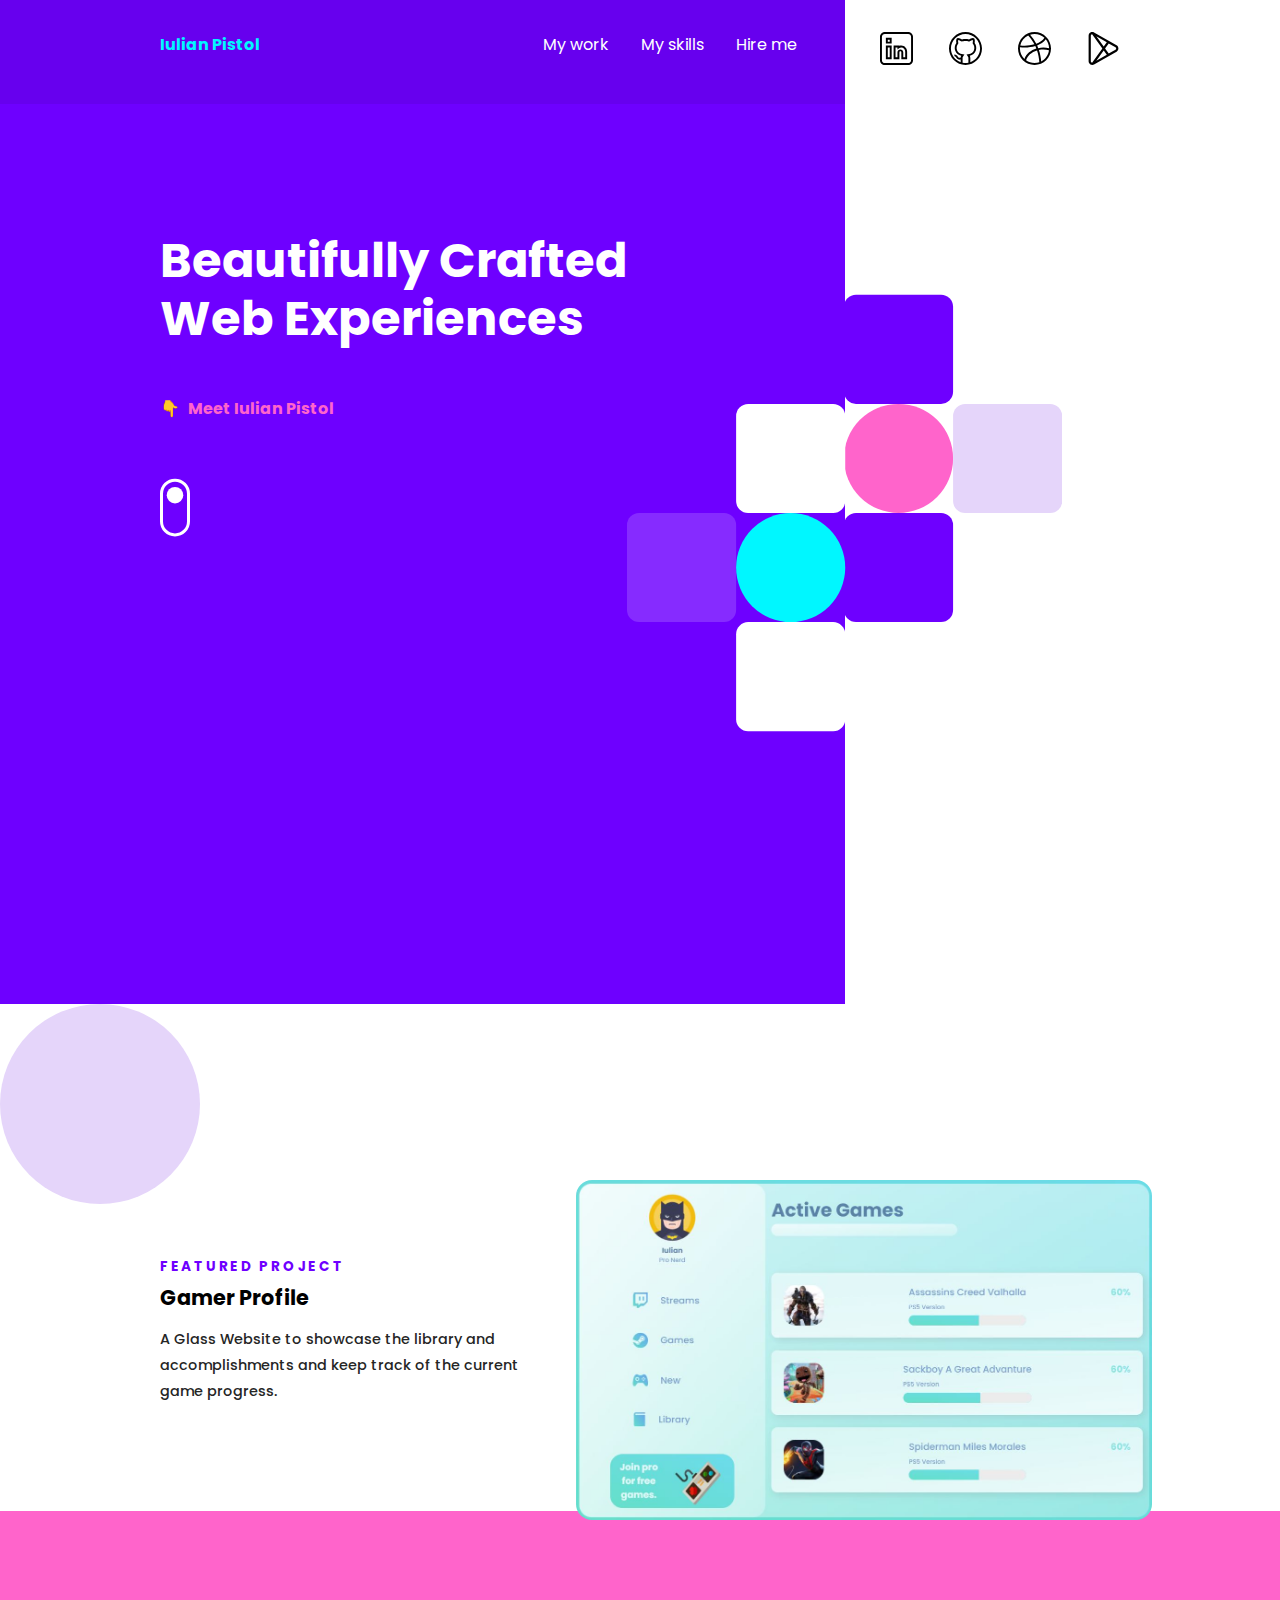
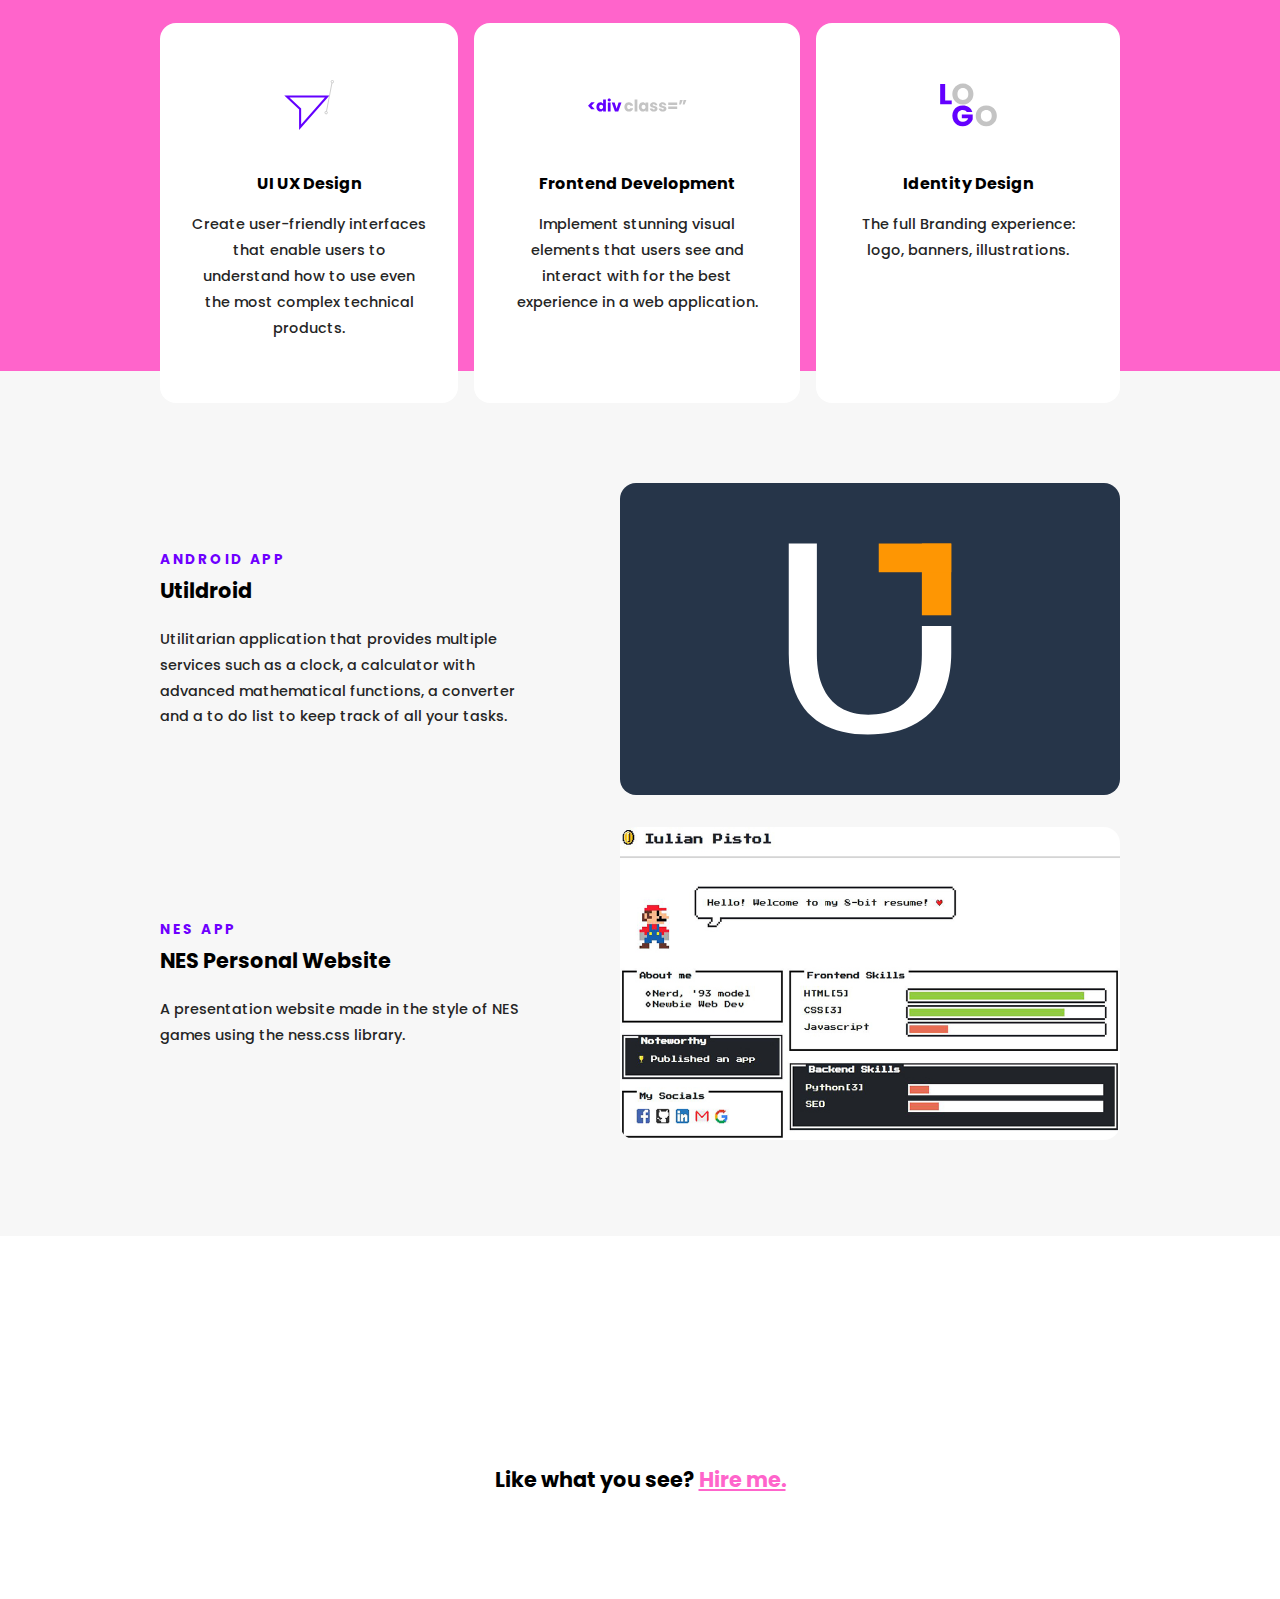
<file: index.html>
<!DOCTYPE html>
<html lang="en">
<head>
    <meta charset="UTF-8">
    <meta name="viewport" content="width=device-width, initial-scale=1.0">
    <meta name="description" content="Personal Portofolio of Iulian Pistol. A Romanian Web Designer. It includes his Skills, Works and links to Social Media.">
    <title>Iulian Pistol - Designer</title>
    <link rel="stylesheet" href="css/main.css">
</head>
<body>
    <!-- Nav section -->
    <div class="nav-container">
        <header>
            <a href="index.html" class="logo">Iulian Pistol</a>

            <nav>
                <ul>
                    <li><a href="#mywork" id="">My work</a></li>
                    <li><a href="#myskills" id="">My skills</a></li>
                    <li><a href="#hireme" id="">Hire me</a></li>
                </ul>
            </nav>
        </header>
        <div class="social-header">
            <ul style="width: 15em;">
                <li><a href="https://www.linkedin.com/in/iulian-pistol-846741130/" target="_blank"><img src="img/logo-linkedin.svg" alt="Linkedin Profile" style="width: 33px;"></a></li>
                <li><a href="https://github.com/Nubby93" target="_blank"><img src="img/logo-github.svg" alt="Github Profile" style="width: 33px;"></a></li>
                <li><a href="https://dribbble.com/Amnael/" target="_blank"><img src="img/logo-dribbble.svg" alt="Dribble Profile" style="width: 33px;"></a></li>
                <li><a href="https://play.google.com/store/apps/developer?id=Pistol+Iulian&hl=en&gl=US" target="_blank"><img src="img/logo-play-store.svg" alt="Play Store Profile"  style="width: 33px;"></a></li>
            </ul>
        </div>
    </div>
    <!-- Nav section -->

    <!-- Hero section -->
    <div class="hero">
        <div class="content">
            <h1 class="stagger1">Beautifully Crafted Web Experiences</h1>
            <div class="meet stagger1">
                <span>👇</span>
                <p>Meet Iulian Pistol</p>
            </div>
            <svg class="scroll stagger1" width="40" height="77" viewBox="0 0 40 77">
                <g id="scroll" transform="translate(-253 -787)">
                  <g id="Rectangle_12" data-name="Rectangle 12" transform="translate(253 787)" fill="none" stroke="#fff" stroke-width="4">
                    <rect width="40" height="77" rx="20" stroke="none"/>
                    <rect x="2" y="2" width="36" height="73" rx="18" fill="none"/>
                  </g>
                  <circle class="circle" id="Ellipse_1" data-name="Ellipse 1" cx="11" cy="11" r="11" transform="translate(262 798)" fill="#fff"/>
                </g>
              </svg>
        </div>
        <svg xmlns="http://www.w3.org/2000/svg" class="hero-design" width="686" height="688" viewBox="0 0 686 688">
            <g id="blockdesign" transform="translate(-935 -289)">
              <rect class="square-anim" data-name="Rectangle 2" width="172" height="172" rx="19" transform="translate(1277 289)" fill="#6e00ff"/>
              <rect class="square-anim" data-name="Rectangle 10" width="172" height="172" rx="86" transform="translate(1277 461)" fill="#ff64cb"/>
              <rect class="square-anim" data-name="Rectangle 8" width="172" height="172" rx="19" transform="translate(1449 461)" fill="#e5d5fa"/>
              <rect class="square-anim" data-name="Rectangle 5" width="172" height="172" rx="19" transform="translate(1277 633)" fill="#6e00ff"/>
              <rect class="square-anim" data-name="Rectangle 3" width="172" height="172" rx="19" transform="translate(1107 461)" fill="#fff"/>
              <rect class="square-anim" data-name="Rectangle 9" width="172" height="172" rx="86" transform="translate(1107 633)" fill="#00f7ff"/>
              <rect class="square-anim" data-name="Rectangle 7" width="172" height="172" rx="19" transform="translate(935 633)" fill="#fff" opacity="0.17"/>
              <rect class="square-anim" data-name="Rectangle 4" width="172" height="172" rx="19" transform="translate(1107 805)" fill="#fff"/>
            </g>
          </svg>
    </div>
     <!-- Hero section -->

    <!-- Featured section -->
    <section class="featured" id="mywork">
        <div class="left">
            <div class="inner transition2">
                <p class="subtitle">Featured Project</p>
                <a href="#" class="featured-title">Gamer Profile</a>

                <p class="featured-desc">A Glass Website to showcase the library and accomplishments and keep track of the current game progress. </p>
            </div>
        </div>
        <a href="pages/glass-website/index.html" target="_blanket"><img class="right transition2" src="img/portofolio-glass-website.JPG" alt="Glass Website" style="border-radius: 1em;"></a>
    </section>
    <!-- Featured section -->

    <!-- Skills section -->
    <section class="skills" id="myskills">
        <div class="skills-container">
            <ul>
                <li class="transition2">
                    <div class="icon-container one">
                        <img src="img/icon-ux.svg" alt="UI/UX Icon">
                    </div>
                    <p class="skill-title">UI UX Design</p>
                    <p class="featured-desc skill-desc">Create user-friendly interfaces that enable users to understand how to use even the most complex technical products.</p>
                </li>
                <li class="transition2">
                    <div class="icon-container two">
                        <img src="img/icon-frontend.svg" alt="Frontend Development">
                    </div>
                    <p class="skill-title">Frontend Development</p>
                    <p class="featured-desc skill-desc">Implement stunning visual elements that users see and interact with for the best experience in a web application.</p>
                </li>
                <li class="transition2">
                    <div class="icon-container three">
                        <img src="img/icon-identity.svg" alt="Identity Design">
                    </div>
                    <p class="skill-title">Identity Design</p>
                    <p class="featured-desc skill-desc">The full Branding experience: logo, banners, illustrations.</p>
                </li>
            </ul>
        </div>
    </section>
    <!-- Skills section -->

    <!-- Portofolio section -->
    <section class="portfolio">
        <!-- Item 1 -->
        <div class="portfolio-container transition3">
            <div class="portfolio-left">
                <div class="inner">
                    <p class="subtitle">Android App</p>

                    <p class="featured-title">Utildroid</p>
                    <p class="featured-desc">Utilitarian application that provides multiple services such as a clock, a calculator with advanced mathematical functions, a converter and a to do list to keep track of all your tasks. </p>
                </div>
            </div>
            <a href="https://play.google.com/store/apps/details?id=com.utildroid&hl=en&gl=US" target="_blank"><img src="img/portofolio-utildroid.svg" alt="Utildroid Android App"></a>
        </div>
        <!-- Item 1 -->

        <!-- Item 2 -->
        <div class="portfolio-container transition3">
            <div class="portfolio-left">
                <div class="inner">
                    <p class="subtitle">NES App</p>

                    <p class="featured-title">NES Personal Website</p>
                    <p class="featured-desc">A presentation website made in the style of NES games using the ness.css library.</p>
                </div>
            </div>
            <a href="pages/nes-portofolio/index.html" target="_blank"><img src="img/portofolio-nes-website.JPG" alt="Nes Personal Website"></a>
        </div>
        <!-- Item 2 -->
        
        <!-- Item 3 
        <div class="portfolio-container transition3">
            <div class="portfolio-left">
                <div class="inner">
                    <p class="subtitle">Your App</p>

                    <p class="featured-title">Your App Name.com</p>
                    <p class="featured-desc">Lorem ipsum dolor sit amet consectetur adipisicing elit. Reprehenderit sint, molestias qui nihil accusamus praesentium vel tenetur quisquam quas rem.</p>
                </div>
            </div>
            <a href="#"><img src="img/project-1.svg" alt="Project Name"></a>
        </div>
        Item 3 -->
    </section>
    <!-- Portofolio section -->

    <!-- Hire me  section -->
    <section class="hireme-container transition3" id="hireme">
        <p>Like what you see? <a href="mailto:pistol.iulian2@gmail.com">Hire me.</a></p>
    </section>
    <!-- Hire me  section -->

    <!-- Footer section -->
    
    <!-- Footer section -->

    <script src="https://cdnjs.cloudflare.com/ajax/libs/gsap/3.5.1/gsap.min.js" integrity="sha512-IQLehpLoVS4fNzl7IfH8Iowfm5+RiMGtHykgZJl9AWMgqx0AmJ6cRWcB+GaGVtIsnC4voMfm8f2vwtY+6oPjpQ==" crossorigin="anonymous"></script>
    <script src="https://s3-us-west-2.amazonaws.com/s.cdpn.io/16327/ScrollTrigger.min.js"></script>

    <script>
        
        gsap.registerPlugin(ScrollTrigger);
        var tl = gsap.timeline();

        tl.from('.content', {
            y: '-30%',
            opacity: 0,
            duration: 2,
            ease: Power4.easeOut
        })
        tl.from('.stagger1', {
            opacity: 0,
            y: -50,
            stagger: .3,
            ease: Power4.easeOut,
            duration: 2
        }, "-=1.5")
        tl.from('.hero-design', {
            opacity: 0, y: 50, ease: Power4.easeOut, duration: 1
        }, "-=2")

        gsap.from(".square-anim", {
            stagger: .2,
            scale: 0.1,
            duration: 1,
            ease: Back.easeOut.config(1.7)
        })

        gsap.from(".transition2", {
            scrollTrigger: {
                trigger: '.transition2',
                start: "top bottom"
            },
            y: 50,
            opacity: 0,
            duration: 1.2,
            stagger: .3
        })

        gsap.from(".transition3", {
            scrollTrigger: {
                trigger: ".transition3",
                start: "top center"
            },
            y: 50,
            opacity: 0,
            duration: 1.2,
            stagger: .6
        });

        gsap.from(".transition4", {
            scrollTrigger: {
                trigger: ".transition4",
                start: "top center"
            },
            y: 50,
            opacity: 0,
            duration: 1.2,
            stagger: .9
        });
    </script>
</body>
</html>
</file>
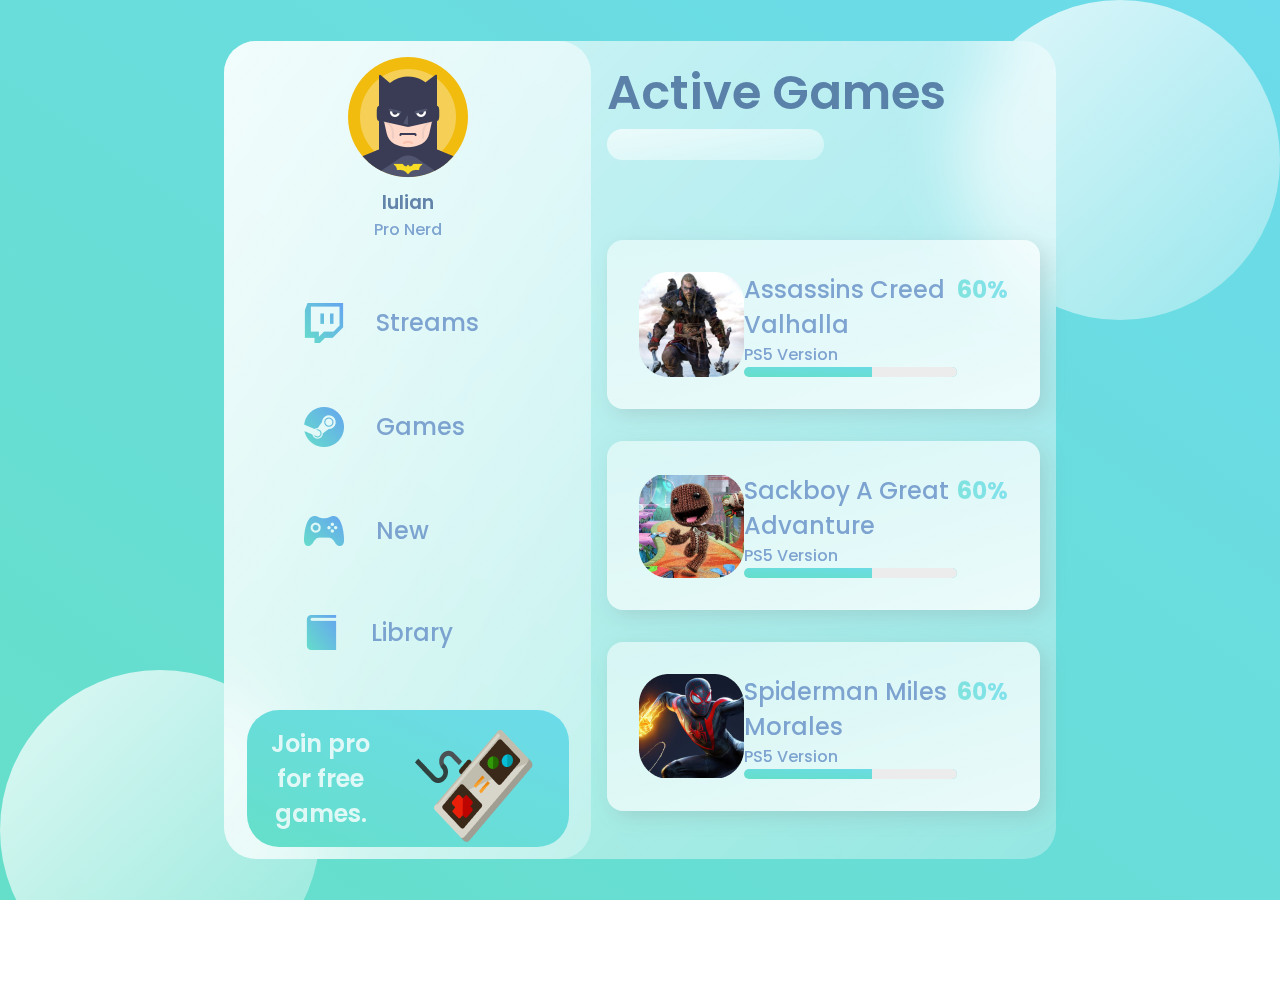
<file: pages/glass-website/index.html>
<!DOCTYPE html>
<html lang="en">
  <head>
    <meta charset="UTF-8" />
    <meta name="viewport" content="width=device-width, initial-scale=1.0" />
    <title>Glass Website</title>
    <link rel="preconnect" href="https://fonts.gstatic.com" />
    <link
      href="https://fonts.googleapis.com/css2?family=Poppins:wght@400;500;700&display=swap"
      rel="stylesheet"
    />
    <link rel="stylesheet" href="./style.css" />
  </head>
  <body>
    <main>
      <section class="glass">
        <div class="dashboard">
          <div class="user">
            <img src="./images/batman.png" alt="" />
            <h3>Iulian</h3>
            <p>Pro Nerd</p>
          </div>
          <div class="links">
            <div class="link">
              <img src="./images/twitch.png" alt="" />
              <h2>Streams</h2>
            </div>
            <div class="link">
              <img src="./images/steam.png" alt="" />
              <h2>Games</h2>
            </div>
            <div class="link">
              <img src="./images/upcoming.png" alt="" />
              <h2>New</h2>
            </div>
            <div class="link">
              <img src="./images/library.png" alt="" />
              <h2>Library</h2>
            </div>
          </div>
          <div class="pro">
            <h2>Join pro for free games.</h2>
            <img src="./images/controller.png" alt="" />
          </div>
        </div>
        <div class="games">
          <div class="status">
            <h1>Active Games</h1>
            <input type="text" />
          </div>
          <div class="cards">
            <div class="card">
              <img src="./images/assassins.png" alt="" />
              <div class="card-info">
                <h2>Assassins Creed Valhalla</h2>
                <p>PS5 Version</p>
                <div class="progress"></div>
              </div>
              <h2 class="percentage">60%</h2>
            </div>
            <div class="card">
              <img src="./images/sackboy.png" alt="" />
              <div class="card-info">
                <h2>Sackboy A Great Advanture</h2>
                <p>PS5 Version</p>
                <div class="progress"></div>
              </div>
              <h2 class="percentage">60%</h2>
            </div>
            <div class="card">
              <img src="./images/spiderman.png" alt="" />
              <div class="card-info">
                <h2>Spiderman Miles Morales</h2>
                <p>PS5 Version</p>
                <div class="progress"></div>
              </div>
              <h2 class="percentage">60%</h2>
            </div>
          </div>
        </div>
      </section>
    </main>
    <div class="circle1"></div>
    <div class="circle2"></div>
  </body>
</html>
</file>
<file: css/main.css>
@import url("https://fonts.googleapis.com/css2?family=Poppins:wght@300;400;700&display=swap");
body {
  height: 100vh;
  margin: 0;
  font-family: 'Poppins', arial;
}
html {
	scroll-behavior: smooth;
}
ul {
  list-style-type: none;
  margin: 0;
  padding: 0;
}

a {
  text-decoration: none;
}

img {
  width: 100%;
}

.nav-container {
  background: #6700EE;
}

.nav-container a {
  color: white;
}

header {
  display: -webkit-box;
  display: -ms-flexbox;
  display: flex;
  -webkit-box-pack: justify;
  -ms-flex-pack: justify;
  justify-content: space-between;
  padding: 2em;
}

header .logo {
  color: #00F7FF;
  font-weight: bold;
}

header ul {
  display: -webkit-box;
  display: -ms-flexbox;
  display: flex;
}

header ul a {
  display: block;
  padding: 0 1em;
}

.social-header, .hero-design {
  display: none;
}

.hero {
  background: #6E00FF;
  color: white;
  display: -ms-grid;
  display: grid;
  text-align: center;
  padding: 4em;
}

.meet {
  display: -webkit-box;
  display: -ms-flexbox;
  display: flex;
  margin: 0 auto;
  width: 200px;
  font-weight: bold;
  color: #FF64CB;
}

.meet span {
  margin-top: 1em;
  margin-right: .5em;
}

.scroll {
  width: 30px;
  margin-top: 2em;
}

section {
  padding: 4em 2em;
  text-align: center;
}

.featured {
  position: relative;
}

.featured::before {
  content: "";
  position: absolute;
  width: 200px;
  height: 200px;
  border-radius: 50%;
  background: #E5D5FA;
  top: 0;
  left: 0;
  z-index: -1;
}

.subtitle {
  text-transform: uppercase;
  font-weight: bold;
  color: #6E00FF;
  letter-spacing: .2em;
  font-size: .85em;
}

.featured-title {
  color: black;
  font-weight: bold;
  font-size: 1.3em;
  margin-top: -.4em;
  display: block;
}

.featured-desc {
  color: #252525;
  margin-bottom: 3em;
  font-size: .9em;
  line-height: 1.8em;
  font-weight: 500;
}

.skills {
  background: #FF64CB;
}

.skills-container ul li {
  background: white;
  padding: 2em;
  border-radius: 1em;
  margin-bottom: 1em;
}

.skills-container ul li .icon-container {
  height: 100px;
  display: -ms-grid;
  display: grid;
  place-content: center;
  margin: 0 auto;
}

.skills-container ul li .icon-container.one {
  width: 50px;
}

.skills-container ul li .icon-container.two {
  width: 100px;
}

.skills-container ul li .icon-container.three {
  width: 60px;
}

.skills-container ul li .skill-title {
  font-weight: bold;
}

.skills-container ul li .featured-desc {
  margin-bottom: 2em;
}

.portfolio {
  background: #F7F7F7;
}

.portfolio-container a img {
  border-radius: 1em;
  margin-bottom: 2em;
}

.hireme-container {
  font-weight: bold;
  font-size: 1.3em;
  text-align: center;
}

.hireme-container a {
  color: #FF64CB;
  text-decoration: underline;
  font-weight: bold;
}

@media only screen and (min-width: 800px) {
  .featured, .portfolio {
    text-align: left;
  }
  .featured, .portfolio-container {
    display: -ms-grid;
    display: grid;
    -ms-grid-columns: 40% auto;
    grid-template-columns: 40% auto;
  }
  .left, .portfolio-left {
    display: -ms-grid;
    display: grid;
    place-content: center;
  }
  .right {
    margin-left: 2em;
    margin-top: 1em;
  }
  .skills {
    margin-top: -5em;
    margin-bottom: -7em;
    padding-top: 7em;
  }
  .skills-container ul {
    display: -ms-grid;
    display: grid;
    -ms-grid-columns: auto [3];
    grid-template-columns: repeat(3, auto);
    grid-gap: 1em;
  }
  .portfolio {
    padding-top: 7em;
  }
  .portfolio-container img {
    margin-left: 2em;
  }
}

@media only screen and (min-width: 800px) and (min-width: 1050px) {
  .hero {
    height: 100vh;
  }
  .nav-container {
    display: -ms-grid;
    display: grid;
    -ms-grid-columns: 66% auto;
    grid-template-columns: 66% auto;
    background: unset;
  }
  .nav-container header {
    background: #6700EE;
  }
  header {
    padding: 2em 2em 2em 4em;
  }
  .social-header {
    padding: 2em 4em 2em 0;
  }
  section {
    padding: 4em;
  }
  .social-header {
    display: block;
  }
  .social-header ul {
    display: -webkit-box;
    display: -ms-flexbox;
    display: flex;
    -webkit-box-pack: justify;
    -ms-flex-pack: justify;
    justify-content: space-between;
    width: 7em;
    float: right;
  }
  .social-header ul img {
    width: 20px;
  }
}

@media only screen and (min-width: 800px) {
  .hero {
    display: -ms-grid;
    display: grid;
    -ms-grid-columns: 66% auto;
    grid-template-columns: 66% auto;
    background: unset;
    padding: 0;
  }
  .hero .content {
    background: #6E00FF;
    padding: 6em 8em 6em 4em;
    text-align: left;
  }
  .hero .content h1 {
    font-size: 3em;
    line-height: 1.2em;
  }
  .meet {
    margin: unset;
  }
  .hero-design {
    display: unset;
    margin-left: -50%;
    margin-top: 15%;
    width: 100%;
  }
  .portfolio img {
    float: right;
    max-width: 500px;
  }
}

@media only screen and (min-width: 1250px) {
  header {
    padding: 2em 2em 2em 10em;
  }
  .social-header {
    padding: 2em 10em 2em 0;
  }
  section {
    padding: 10em 10em 4em 10em;
  }
  .hero .content {
    padding: 6em 8em 6em 10em;
  }
}

@media only screen and (min-width: 1550px) {
  header {
    padding: 2em 2em 2em 20em;
  }
  .social-header {
    padding: 2em 20em 2em 0;
  }
  section {
    padding: 6em 20em 4em 20em;
  }
  .hero .content {
    padding: 9em 20em 6em 20em;
  }
}

.circle {
  animation: circleAnim 1s infinite alternate-reverse;
}

@-webkit-keyframes circleAnim {
  from {
    -webkit-transform: translate(262px, 798px);
    transform: translate(262px, 798px);
    z-index: 5;
  }
  to {
    -webkit-transform: translate(262px, 830px);
    transform: translate(262px, 830px);
  }
}

@keyframes circleAnim {
  from {
    -webkit-transform: translate(262px, 798px);
    transform: translate(262px, 798px);
    z-index: 5;
  }
  to {
    -webkit-transform: translate(262px, 830px);
    transform: translate(262px, 830px);
  }
}
/*# sourceMappingURL=main.css.map */
</file>
<file: pages/glass-website/style.css>
* {
  margin: 0;
  padding: 0;
  box-sizing: border-box;
}

h1 {
  color: #426696;
  font-weight: 600;
  font-size: 3rem;
  opacity: 0.8;
}
h2,
p {
  color: #658ec6;
  font-weight: 500;
  opacity: 0.8;
}

h3 {
  color: #426696;
  font-weight: 600;
  opacity: 0.8;
}

main {
  font-family: "Poppins", sans-serif;
  min-height: 100vh;
  background: linear-gradient(to right top, #65dfc9, #6cdbeb);
  display: flex;
  align-items: center;
  justify-content: center;
}

.glass {
  background: white;
  min-height: 80vh;
  width: 65%;
  background: linear-gradient(
    to right bottom,
    rgba(255, 255, 255, 0.7),
    rgba(255, 255, 255, 0.3)
  );
  border-radius: 2rem;
  z-index: 2;
  backdrop-filter: blur(2rem);
  display: flex;
}
.circle1,
.circle2 {
  background: white;
  background: linear-gradient(
    to right bottom,
    rgba(255, 255, 255, 0.8),
    rgba(255, 255, 255, 0.3)
  );
  height: 20rem;
  width: 20rem;
  position: absolute;
  border-radius: 50%;
}

.circle1 {
  top: 0%;
  right: 0%;
}
.circle2 {
  bottom: -10%;
  left: 0%;
}
.dashboard {
  flex: 1;
  display: flex;
  flex-direction: column;
  align-items: center;
  justify-content: space-evenly;
  text-align: center;
  background: linear-gradient(
    to right bottom,
    rgba(255, 255, 255, 0.7),
    rgba(255, 255, 255, 0.3)
  );
  border-radius: 2rem;
}
.link {
  display: flex;
  margin: 2rem 0rem;
  padding: 1rem 5rem;
  align-items: center;
}
.link h2 {
  padding: 0rem 2rem;
}

.games {
  flex: 2;
}

.pro {
  background: linear-gradient(to right top, #65dfc9, #6cdbeb);
  border-radius: 2rem;
  color: white;
  padding: 1rem;
  position: relative;
}

.pro img {
  position: absolute;
  top: -10%;
  right: 10%;
}
.pro h2 {
  width: 40%;
  color: white;
  font-weight: 600;
}

/* GAMES */
.status {
  margin-bottom: 3rem;
}

.status input {
  background: linear-gradient(
    to right bottom,
    rgba(255, 255, 255, 0.7),
    rgba(255, 255, 255, 0.3)
  );
  border: none;
  width: 50%;
  padding: 0.5rem;
  border-radius: 2rem;
}

.games {
  margin: 1rem;
  display: flex;
  flex-direction: column;
  justify-content: space-evenly;
}

.card {
  display: flex;
  background: linear-gradient(
    to left top,
    rgba(255, 255, 255, 0.8),
    rgba(255, 255, 255, 0.5)
  );
  border-radius: 1rem;
  margin: 2rem 0rem;
  padding: 2rem;
  box-shadow: 6px 6px 20px rgba(122, 122, 122, 0.212);
  justify-content: space-between;
}

.progress {
  background: linear-gradient(to right top, #65dfc9, #6cdbeb);
  width: 100%;
  height: 25%;
  border-radius: 1rem;
  position: relative;
  overflow: hidden;
}
.progress::after {
  content: "";
  width: 100%;
  height: 100%;
  background: rgb(236, 236, 236);
  position: absolute;
  left: 60%;
}
.card-info {
  display: flex;
  flex-direction: column;
  justify-content: space-between;
}

.percentage {
  font-weight: bold;
  background: linear-gradient(to right top, #65dfc9, #6cdbeb);
  -webkit-background-clip: text;
  -webkit-text-fill-color: transparent;
}
</file>
